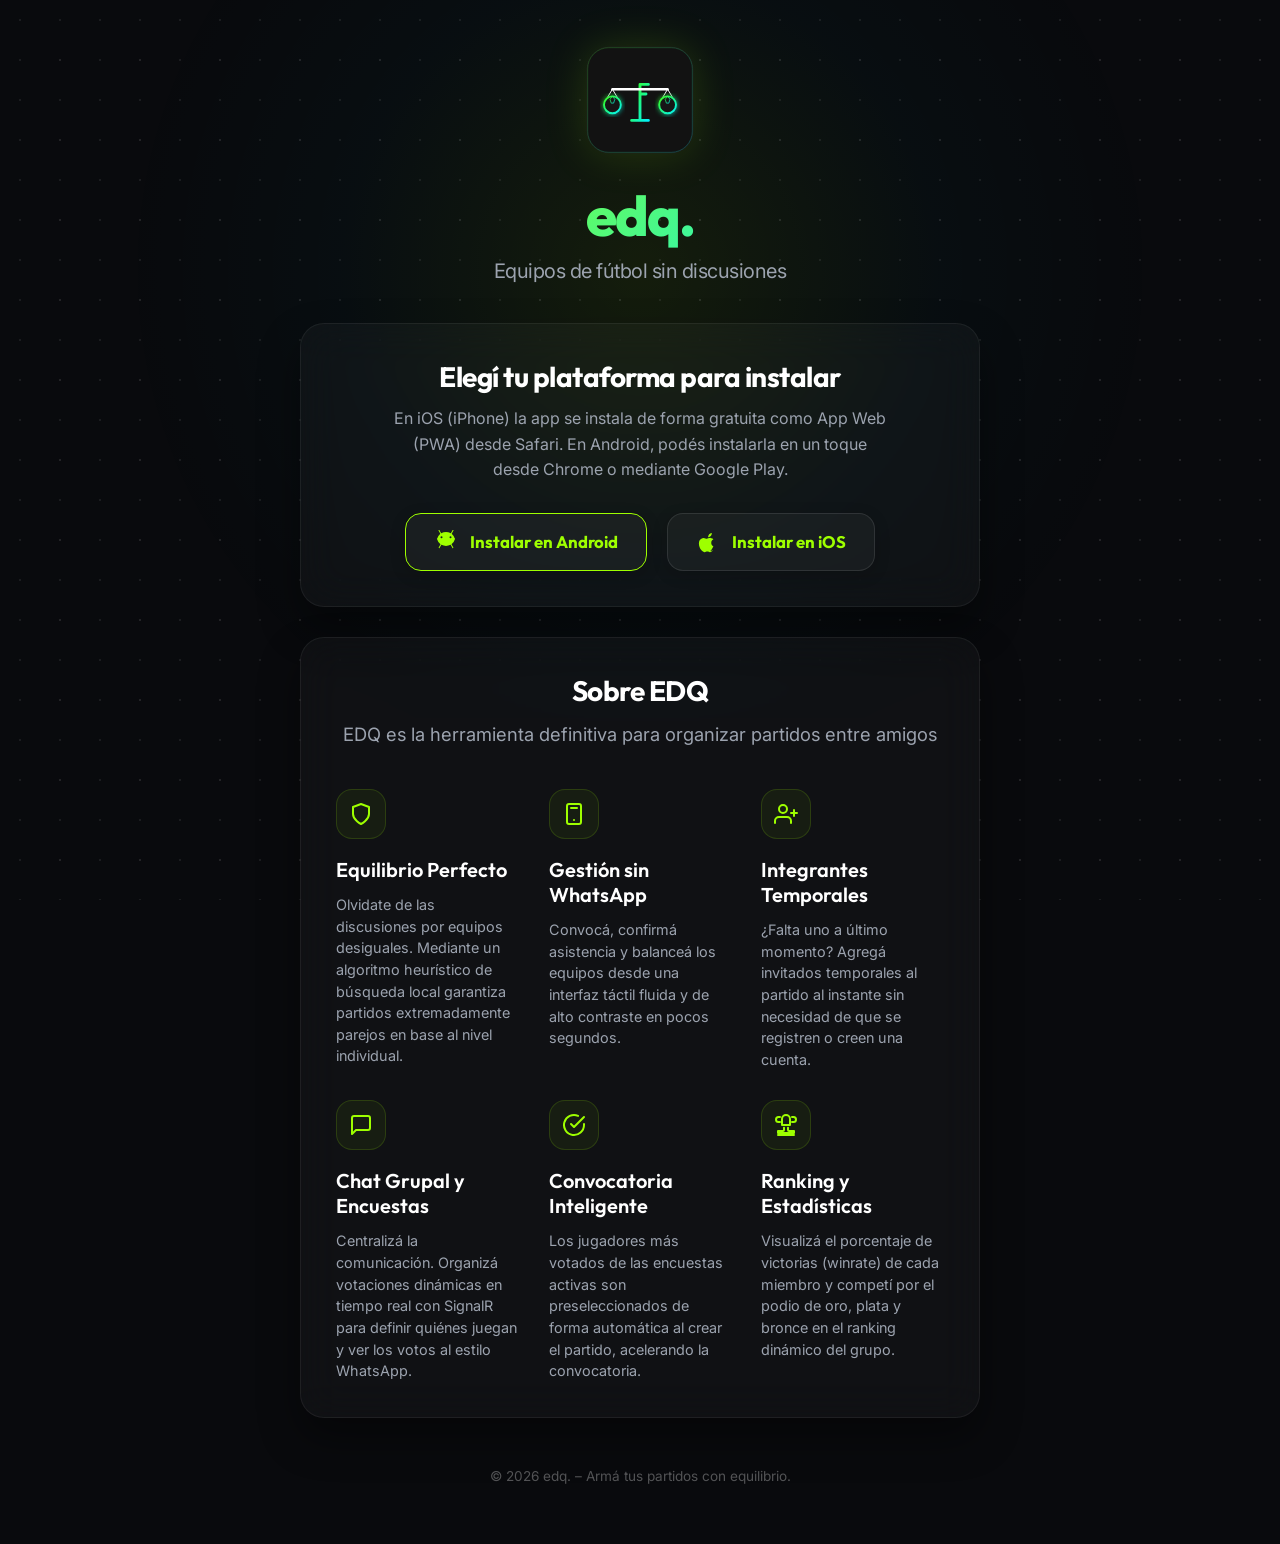
<file: index.html>
<!DOCTYPE html>
<html lang="es">
<head>
    <meta charset="UTF-8">
    <meta name="viewport" content="width=device-width, initial-scale=1.0">
    <title>Instalar EDQ - Equipos de fútbol sin discusiones</title>
    <link rel="icon" href="favicon.svg" type="image/svg+xml">
    
    <!-- Meta tags para SEO y preview -->
    <meta name="description" content="Instalá EDQ en tu celular y armá partidos equilibrados sin discusiones. PWA disponible para Android e iOS.">
    <meta name="color-scheme" content="dark">

    <meta name="keywords" content="edq, edq app, descargar edq, edq android, edq ios, edq pwa , emparejador de equipos">
    
    <!-- Google Fonts -->
    <link rel="preconnect" href="https://fonts.googleapis.com">
    <link rel="preconnect" href="https://fonts.gstatic.com" crossorigin>
    <link href="https://fonts.googleapis.com/css2?family=Inter:wght@300;400;500;600;700&family=Outfit:wght@400;600;700;800&display=swap" rel="stylesheet">
    <!-- Stylesheet -->
    <link rel="stylesheet" href="styles.css">
</head>
<body>

    <!-- Fondo dinámico con partículas de luz y gradiente -->
    <div class="radial-glow"></div>
    <div class="stars-overlay"></div>

    <div class="container">
        
        <!-- Hero Section -->
        <header class="hero">
            <div class="logo-container float-anim">
                <!-- SVG de EDQ integrado directamente para carga instantánea -->
                <svg xmlns="http://www.w3.org/2000/svg" viewBox="0 0 500 500" width="120" height="120" class="app-logo">
                    <defs>
                        <linearGradient id="gradientB2" x1="0%" y1="0%" x2="100%" y2="100%">
                            <stop offset="0%" stop-color="#39ff14" />
                            <stop offset="100%" stop-color="#00f2fe" />
                        </linearGradient>
                        <filter id="neonGlow" x="-20%" y="-20%" width="140%" height="140%">
                            <feGaussianBlur stdDeviation="12" result="blur" />
                            <feComposite in="SourceGraphic" in2="blur" operator="over" />
                        </filter>
                    </defs>
                    <rect width="440" height="440" x="30" y="30" rx="90" fill="#121212" stroke="#222" stroke-width="4"/>
                    <rect width="436" height="436" x="32" y="32" rx="88" fill="none" stroke="url(#gradientB2)" stroke-width="2" opacity="0.4"/>
                    <g transform="translate(250, 245)">
                        <path d="M -35,90 L 35,90 M 0,90 L 0,-60 M 0,-20 L 25,-20 M 0,-60 L 35,-60" fill="none" stroke="url(#gradientB2)" stroke-width="12" stroke-linecap="round" stroke-linejoin="round"/>
                        <path d="M -115,-40 L 115,-40" fill="none" stroke="#FFFFFF" stroke-width="10" stroke-linecap="round"/>
                        <g transform="translate(-115, 10)">
                            <path d="M 0,-50 L -30,0 M 0,-50 L 30,0" fill="none" stroke="#FFFFFF" stroke-width="4"/>
                            <circle cx="0" cy="15" r="35" fill="#161616" stroke="url(#gradientB2)" stroke-width="8" filter="url(#neonGlow)"/>
                            <path d="M 0,-20 L 10,-8 L 5,8 L -5,8 L -10,-8 Z" fill="none" stroke="url(#gradientB2)" stroke-width="3"/>
                        </g>
                        <g transform="translate(115, 10)">
                            <path d="M 0,-50 L -30,0 M 0,-50 L 30,0" fill="none" stroke="#FFFFFF" stroke-width="4"/>
                            <circle cx="0" cy="15" r="35" fill="#161616" stroke="url(#gradientB2)" stroke-width="8" filter="url(#neonGlow)"/>
                            <path d="M 0,-20 L 10,-8 L 5,8 L -5,8 L -10,-8 Z" fill="none" stroke="url(#gradientB2)" stroke-width="3"/>
                        </g>
                    </g>
                </svg>
            </div>
            
            <h1 class="title">edq.</h1>
            <p class="subtitle">Equipos de fútbol sin discusiones</p>
        </header>

        <!-- Tarjeta de Instalación (Card Principal) -->
        <section class="card install-card">
            <h2>Elegí tu plataforma para instalar</h2>
            <p class="card-desc">En iOS (iPhone) la app se instala de forma gratuita como App Web (PWA) desde Safari. En Android, podés instalarla en un toque desde Chrome o mediante Google Play.</p>
               <div class="button-group">
                <!-- Botón Android -->
                <a href="https://edqapp.duckdns.org" class="btn btn-neon" id="btnAndroid">
                    <svg viewBox="0 0 24 24" width="24" height="24" fill="currentColor" class="btn-icon">
                        <path d="M17.52 14.37l1.78 3.08a.48.48 0 0 1-.18.66.48.48 0 0 1-.66-.18l-1.81-3.13a10.43 10.43 0 0 1-9.3 0l-1.81 3.13a.48.48 0 0 1-.66.18.48.48 0 0 1-.18-.66l1.78-3.08A10.38 10.38 0 0 1 3 9.1a10.38 10.38 0 0 1 3.29-5.46L4.54.56a.48.48 0 0 1 .18-.66.48.48 0 0 1 .66.18l1.78 3.08a10.43 10.43 0 0 1 9.68 0l1.78-3.08a.48.48 0 0 1 .66-.18.48.48 0 0 1 .18.66l-1.75 3.08A10.38 10.38 0 0 1 21 9.1a10.38 10.38 0 0 1-3.48 5.27zM7.5 8.16a1 1 0 1 0 0-2 1 1 0 0 0 0 2zm9 0a1 1 0 1 0 0-2 1 1 0 0 0 0 2z"/>
                    </svg>
                    <span>Instalar en Android</span>
                </a>

                <!-- Botón iOS -->
                <a href="https://edqapp.duckdns.org/Home/InstallIos" class="btn btn-ios" id="btnIos">
                    <svg viewBox="0 0 24 24" width="24" height="24" fill="currentColor" class="btn-icon">
                        <path d="M17.05 20.28c-.98.95-2.05 1.88-3.08 1.88-1.07 0-1.42-.66-2.64-.66-1.24 0-1.62.64-2.64.68-1.05.04-2.22-1-3.22-1.98C3.39 18.2 1.95 13.3 3.65 10.3c.84-1.5 2.38-2.4 4-2.4 1.25 0 2.4.88 3.18.88.75 0 2.13-1.06 3.63-.9 1.5.06 2.36.6 2.92 1.44-3.1 1.85-2.6 5.8 0 6.94-1.15 2.65-2.3 4.2-3.3 5zM12.03 7.25c.15-2.23 1.66-4.07 3.48-4.25.1.01.2.03.3.03.17 2.1-1.35 4.14-3.48 4.22-.1-.01-.2-.02-.3-.02"/>
                    </svg>
                    <span>Instalar en iOS</span>
                </a>
            </div>
        </section>

        <!-- Descripción del Proyecto (Features) -->
        <section class="card description-card">
            <h2>Sobre EDQ</h2>
            <p class="lead">EDQ es la herramienta definitiva para organizar partidos entre amigos</p>
            
            <div class="features-grid">
                <!-- Feature 1: Equilibrio Perfecto -->
                <div class="feature-item">
                    <div class="feature-icon">
                        <svg viewBox="0 0 24 24" fill="none" stroke="currentColor" stroke-width="2" stroke-linecap="round" stroke-linejoin="round"><path d="M12 22s8-4 8-10V5l-8-3-8 3v7c0 6 8 10 8 10z"/></svg>
                    </div>
                    <h3>Equilibrio Perfecto</h3>
                    <p>Olvidate de las discusiones por equipos desiguales. Mediante un algoritmo heurístico de búsqueda local garantiza partidos extremadamente parejos en base al nivel individual.</p>
                </div>

                <!-- Feature 2: Gestión sin WhatsApp -->
                <div class="feature-item">
                    <div class="feature-icon">
                        <svg viewBox="0 0 24 24" fill="none" stroke="currentColor" stroke-width="2" stroke-linecap="round" stroke-linejoin="round"><rect x="5" y="2" width="14" height="20" rx="2" ry="2"/><line x1="12" y1="18" x2="12.01" y2="18"/><line x1="9" y1="6" x2="15" y2="6"/></svg>
                    </div>
                    <h3>Gestión sin WhatsApp</h3>
                    <p>Convocá, confirmá asistencia y balanceá los equipos desde una interfaz táctil fluida y de alto contraste en pocos segundos.</p>
                </div>

                <!-- Feature 3: Integrantes Temporales -->
                <div class="feature-item">
                    <div class="feature-icon">
                        <svg viewBox="0 0 24 24" fill="none" stroke="currentColor" stroke-width="2" stroke-linecap="round" stroke-linejoin="round"><path d="M17 21v-2a4 4 0 0 0-4-4H5a4 4 0 0 0-4 4v2"/><circle cx="9" cy="7" r="4"/><path d="M23 11h-6M20 8v6"/></svg>
                    </div>
                    <h3>Integrantes Temporales</h3>
                    <p>¿Falta uno a último momento? Agregá invitados temporales al partido al instante sin necesidad de que se registren o creen una cuenta.</p>
                </div>

                <!-- Feature 4: Chat Grupal y Encuestas -->
                <div class="feature-item">
                    <div class="feature-icon">
                        <svg viewBox="0 0 24 24" fill="none" stroke="currentColor" stroke-width="2" stroke-linecap="round" stroke-linejoin="round"><path d="M21 15a2 2 0 0 1-2 2H7l-4 4V5a2 2 0 0 1 2-2h14a2 2 0 0 1 2 2z"/></svg>
                    </div>
                    <h3>Chat Grupal y Encuestas</h3>
                    <p>Centralizá la comunicación. Organizá votaciones dinámicas en tiempo real con SignalR para definir quiénes juegan y ver los votos al estilo WhatsApp.</p>
                </div>

                <!-- Feature 5: Convocatoria Inteligente -->
                <div class="feature-item">
                    <div class="feature-icon">
                        <svg viewBox="0 0 24 24" fill="none" stroke="currentColor" stroke-width="2" stroke-linecap="round" stroke-linejoin="round"><path d="M22 11.08V12a10 10 0 1 1-5.93-9.14"/><polyline points="22 4 12 14.01 9 11.01"/></svg>
                    </div>
                    <h3>Convocatoria Inteligente</h3>
                    <p>Los jugadores más votados de las encuestas activas son preseleccionados de forma automática al crear el partido, acelerando la convocatoria.</p>
                </div>

                <!-- Feature 6: Ranking y Estadísticas -->
                <div class="feature-item">
                    <div class="feature-icon">
                        <svg viewBox="0 0 24 24" fill="none" stroke="currentColor" stroke-width="2" stroke-linecap="round" stroke-linejoin="round"><path d="M6 9H4.5a2.5 2.5 0 0 1 0-5H6M18 9h1.5a2.5 2.5 0 0 0 0-5H18M4 22h16M10 14.66V17c0 .55-.45 1-1 1H4v2h16v-2h-5c-.55 0-1-.45-1-1v-2.34M12 2a4 4 0 0 0-4 4v6h8V6a4 4 0 0 0-4-4z"/></svg>
                    </div>
                    <h3>Ranking y Estadísticas</h3>
                    <p>Visualizá el porcentaje de victorias (winrate) de cada miembro y competí por el podio de oro, plata y bronce en el ranking dinámico del grupo.</p>
                </div>
            </div>
        </section>

        <!-- Footer -->
        <footer class="footer">
            <p>&copy; 2026 edq. – Armá tus partidos con equilibrio.</p>
        </footer>

    </div>

</body>
</html>
</file>
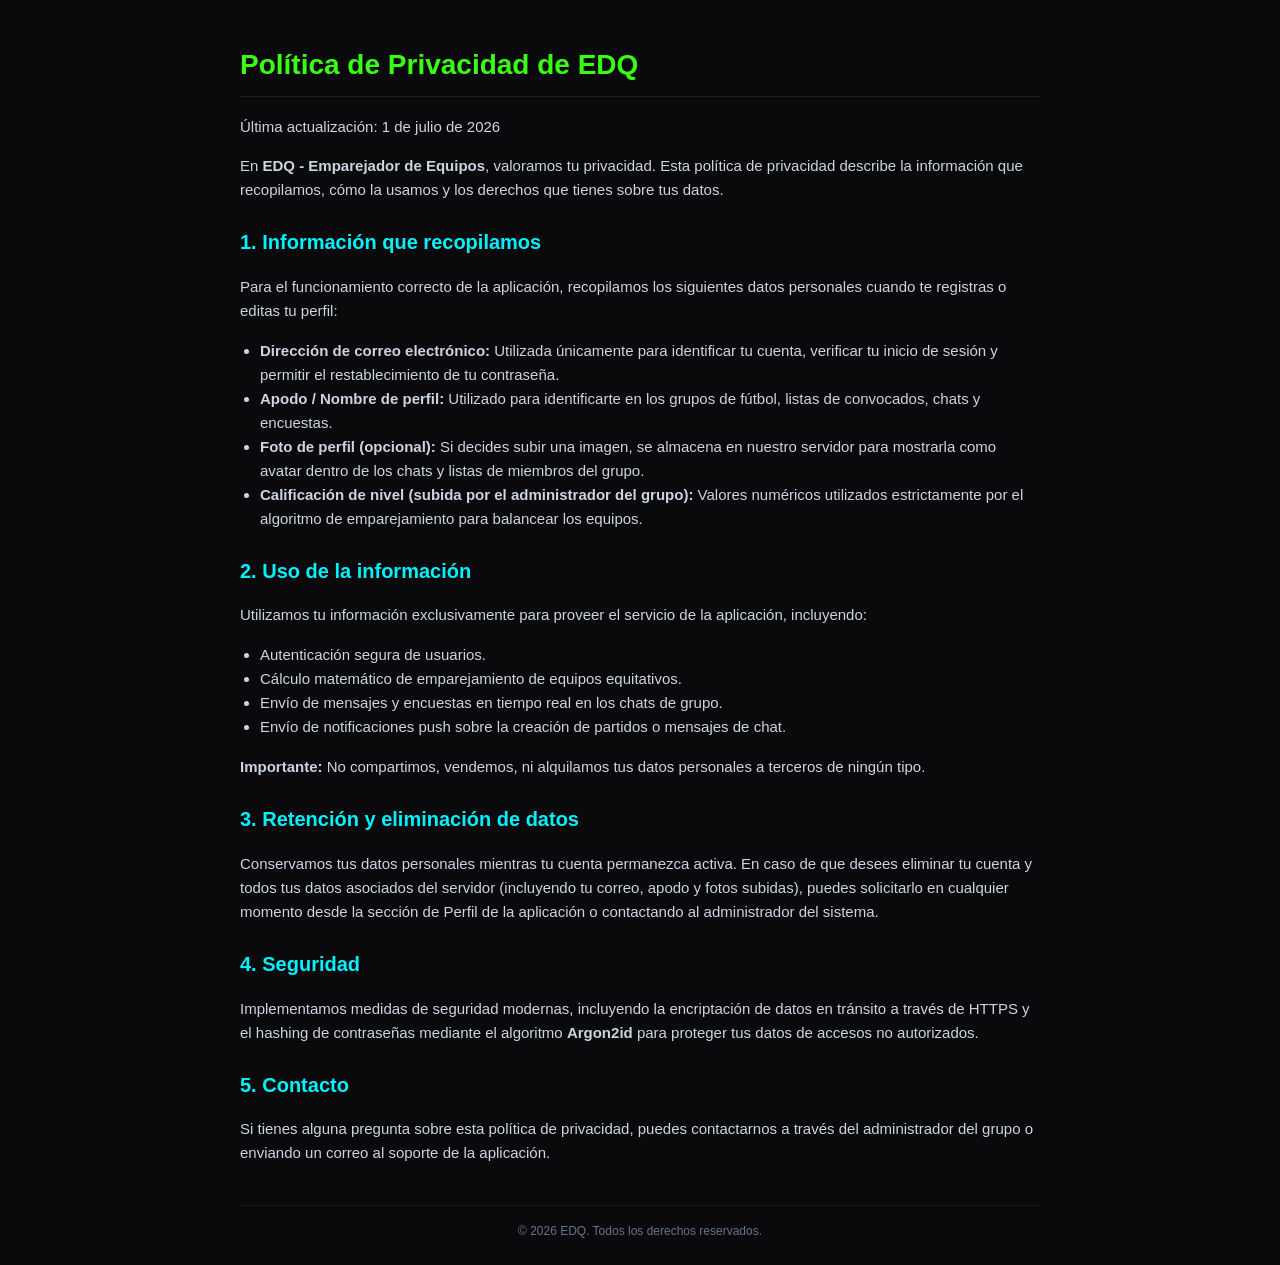
<file: privacy.html>
<!DOCTYPE html>
<html lang="es">
<head>
    <meta charset="UTF-8">
    <meta name="viewport" content="width=device-width, initial-scale=1.0">
    <title>Política de Privacidad - EDQ</title>
    <style>
        body {
            font-family: 'Inter', -apple-system, BlinkMacSystemFont, sans-serif;
            background-color: #0a0a0d;
            color: #e2e8f0;
            line-height: 1.6;
            padding: 24px;
            max-width: 800px;
            margin: 0 auto;
        }
        h1 {
            color: #39ff14;
            font-size: 28px;
            border-bottom: 1px solid rgba(255,255,255,0.08);
            padding-bottom: 8px;
        }
        h2 {
            color: #00f2fe;
            font-size: 20px;
            margin-top: 24px;
        }
        p, li {
            font-size: 15px;
            color: #cbd5e1;
        }
        ul {
            padding-left: 20px;
        }
        .footer-note {
            margin-top: 40px;
            font-size: 12px;
            color: #64748b;
            text-align: center;
            border-top: 1px solid rgba(255,255,255,0.05);
            padding-top: 16px;
        }
    </style>
</head>
<body>

    <h1>Política de Privacidad de EDQ</h1>
    <p>Última actualización: 1 de julio de 2026</p>

    <p>En <strong>EDQ - Emparejador de Equipos</strong>, valoramos tu privacidad. Esta política de privacidad describe la información que recopilamos, cómo la usamos y los derechos que tienes sobre tus datos.</p>

    <h2>1. Información que recopilamos</h2>
    <p>Para el funcionamiento correcto de la aplicación, recopilamos los siguientes datos personales cuando te registras o editas tu perfil:</p>
    <ul>
        <li><strong>Dirección de correo electrónico:</strong> Utilizada únicamente para identificar tu cuenta, verificar tu inicio de sesión y permitir el restablecimiento de tu contraseña.</li>
        <li><strong>Apodo / Nombre de perfil:</strong> Utilizado para identificarte en los grupos de fútbol, listas de convocados, chats y encuestas.</li>
        <li><strong>Foto de perfil (opcional):</strong> Si decides subir una imagen, se almacena en nuestro servidor para mostrarla como avatar dentro de los chats y listas de miembros del grupo.</li>
        <li><strong>Calificación de nivel (subida por el administrador del grupo):</strong> Valores numéricos utilizados estrictamente por el algoritmo de emparejamiento para balancear los equipos.</li>
    </ul>

    <h2>2. Uso de la información</h2>
    <p>Utilizamos tu información exclusivamente para proveer el servicio de la aplicación, incluyendo:</p>
    <ul>
        <li>Autenticación segura de usuarios.</li>
        <li>Cálculo matemático de emparejamiento de equipos equitativos.</li>
        <li>Envío de mensajes y encuestas en tiempo real en los chats de grupo.</li>
        <li>Envío de notificaciones push sobre la creación de partidos o mensajes de chat.</li>
    </ul>
    <p><strong>Importante:</strong> No compartimos, vendemos, ni alquilamos tus datos personales a terceros de ningún tipo.</p>

    <h2>3. Retención y eliminación de datos</h2>
    <p>Conservamos tus datos personales mientras tu cuenta permanezca activa. En caso de que desees eliminar tu cuenta y todos tus datos asociados del servidor (incluyendo tu correo, apodo y fotos subidas), puedes solicitarlo en cualquier momento desde la sección de Perfil de la aplicación o contactando al administrador del sistema.</p>

    <h2>4. Seguridad</h2>
    <p>Implementamos medidas de seguridad modernas, incluyendo la encriptación de datos en tránsito a través de HTTPS y el hashing de contraseñas mediante el algoritmo <strong>Argon2id</strong> para proteger tus datos de accesos no autorizados.</p>

    <h2>5. Contacto</h2>
    <p>Si tienes alguna pregunta sobre esta política de privacidad, puedes contactarnos a través del administrador del grupo o enviando un correo al soporte de la aplicación.</p>

    <div class="footer-note">
        &copy; 2026 EDQ. Todos los derechos reservados.
    </div>

</body>
</html>
</file>
<file: styles.css>
/* ==========================================================================
   DISEÑO E INDENTACIÓN DE LA LANDING PAGE EDQ
   ========================================================================== */

:root {
  --bg-color-deep: #090a0d;
  --bg-color: #0f1115;
  --bg-card: rgba(255, 255, 255, 0.03);
  --border-color: rgba(255, 255, 255, 0.06);
  --text-primary: #ffffff;
  --text-secondary: #9ca3af;
  --neon-green: #39ff14;
  --neon-green-solid: #9eff00;
  --neon-green-glow: rgba(158, 255, 0, 0.2);
  --ios-purple: #a78bfa;
  --ios-purple-glow: rgba(167, 139, 250, 0.25);
  
  --font-title: 'Outfit', sans-serif;
  --font-body: 'Inter', sans-serif;
  
  --border-radius-lg: 24px;
  --border-radius-md: 16px;
  --border-radius-sm: 8px;
}

a{
  text-decoration: none;
}

* {
  box-sizing: border-box;
  margin: 0;
  padding: 0;
}

body {
  background-color: var(--bg-color-deep);
  color: var(--text-primary);
  font-family: var(--font-body);
  min-height: 100vh;
  position: relative;
  overflow-x: hidden;
  padding: 40px 20px;
  display: flex;
  justify-content: center;
  align-items: center;
}

/* Fondo Glow Neon y Estrellas */
.radial-glow {
  position: fixed;
  top: -20%;
  left: 50%;
  transform: translateX(-50%);
  width: 100vw;
  height: 100vh;
  max-width: 1200px;
  background: radial-gradient(circle, rgba(158, 255, 0, 0.08) 0%, rgba(0, 242, 254, 0.02) 40%, rgba(0,0,0,0) 70%);
  z-index: -2;
  pointer-events: none;
}

.stars-overlay {
  position: fixed;
  top: 0;
  left: 0;
  width: 100%;
  height: 100%;
  background-image: radial-gradient(rgba(255, 255, 255, 0.15) 1px, transparent 0),
                    radial-gradient(rgba(255, 255, 255, 0.08) 1.5px, transparent 0);
  background-size: 40px 40px, 80px 80px;
  background-position: 0 0, 20px 20px;
  z-index: -1;
  opacity: 0.5;
  pointer-events: none;
}

/* Contenedor principal */
.container {
  width: 100%;
  max-width: 680px;
  display: flex;
  flex-direction: column;
  gap: 30px;
  animation: fadeIn 0.8s ease-out;
}

/* Hero Section */
.hero {
  text-align: center;
  margin-bottom: 10px;
}

.logo-container {
  width: 120px;
  height: 120px;
  margin: 0 auto 20px auto;
  filter: drop-shadow(0 0 20px rgba(158, 255, 0, 0.15));
}

.app-logo {
  border-radius: 28px;
}

.title {
  font-family: var(--font-title);
  font-size: 3.5rem;
  font-weight: 800;
  letter-spacing: -2px;
  margin-bottom: 8px;
  background: linear-gradient(135deg, var(--neon-green-solid) 0%, #00f2fe 100%);
  -webkit-background-clip: text;
  -webkit-text-fill-color: transparent;
}

.subtitle {
  font-family: var(--font-body);
  font-size: 1.25rem;
  color: var(--text-secondary);
  font-weight: 400;
  letter-spacing: -0.5px;
}

/* Cartas de cristal (Glassmorphism) */
.card {
  background: var(--bg-card);
  backdrop-filter: blur(20px);
  -webkit-backdrop-filter: blur(20px);
  border: 1px solid var(--border-color);
  border-radius: var(--border-radius-lg);
  padding: 35px;
  text-align: center;
  box-shadow: 0 20px 40px rgba(0, 0, 0, 0.4);
}

.card h2 {
  font-family: var(--font-title);
  font-size: 1.75rem;
  font-weight: 700;
  margin-bottom: 12px;
  letter-spacing: -0.5px;
}

.card-desc {
  color: var(--text-secondary);
  font-size: 1rem;
  line-height: 1.6;
  margin-bottom: 30px;
  max-width: 500px;
  margin-left: auto;
  margin-right: auto;
}

/* Botones de acción */
.button-group {
  display: flex;
  gap: 20px;
  justify-content: center;
  flex-wrap: wrap;
}

.btn {
  font-family: var(--font-title);
  font-size: 1.05rem;
  font-weight: 700;
  padding: 16px 28px;
  border-radius: var(--border-radius-md);
  border: none;
  cursor: pointer;
  display: flex;
  align-items: center;
  gap: 12px;
  text-decoration: none;
  transition: all 0.3s cubic-bezier(0.4, 0, 0.2, 1);
  box-shadow: 0 4px 15px rgba(0, 0, 0, 0.2);
}

.btn-icon {
  transition: transform 0.3s ease;
}

/* Botón Android */
.btn-neon {
  background: rgba(255, 255, 255, 0.04);
  color: var(--neon-green-solid);
  border: 1px solid var(--neon-green-solid);
}

.btn-neon:hover {
  background: var(--neon-green-solid);
  color: var(--bg-color-deep);
  transform: translateY(-3px);
  box-shadow: 0 10px 25px var(--neon-green-glow);
}

.btn-neon:hover .btn-icon {
  transform: scale(1.15) rotate(5deg);
}

/* Botón iOS */
.btn-ios {
  background: rgba(255, 255, 255, 0.04);
  color: var(--neon-green-solid);
  border: 1px solid rgba(255, 255, 255, 0.1);
}

.btn-ios:hover {
  background: #ffffff;
  color: var(--bg-color-deep);
  border-color: #ffffff;
  transform: translateY(-3px);
  box-shadow: 0 10px 25px rgba(255, 255, 255, 0.15);
}

.btn-ios:hover .btn-icon {
  transform: scale(1.15) translateY(-2px);
}

/* Panel de instrucciones */
.instructions-section {
  display: grid;
  grid-template-rows: 0fr;
  transition: grid-template-rows 0.4s cubic-bezier(0.4, 0, 0.2, 1);
  overflow: hidden;
}

.instructions-section.open {
  grid-template-rows: 1fr;
}

.instructions-wrapper {
  min-height: 0;
  background: var(--bg-card);
  backdrop-filter: blur(20px);
  -webkit-backdrop-filter: blur(20px);
  border: 1px solid var(--border-color);
  border-radius: var(--border-radius-lg);
  padding: 30px;
  display: none;
  animation: slideDown 0.4s ease-out forwards;
}

.instructions-wrapper.active {
  display: block;
}

.modal-header {
  display: flex;
  justify-content: space-between;
  align-items: center;
  margin-bottom: 25px;
  border-bottom: 1px solid var(--border-color);
  padding-bottom: 15px;
}

.modal-header h3 {
  font-family: var(--font-title);
  font-size: 1.35rem;
  font-weight: 700;
}

.close-btn {
  background: none;
  border: none;
  color: var(--text-secondary);
  font-size: 2rem;
  line-height: 1;
  cursor: pointer;
  transition: color 0.2s ease;
}

.close-btn:hover {
  color: var(--text-primary);
}

/* Grilla de Pasos */
.steps-grid {
  display: grid;
  grid-template-columns: 1fr 1fr;
  gap: 20px;
}

@media (max-width: 580px) {
  .steps-grid {
    grid-template-columns: 1fr;
  }
}

.step-card {
  background: rgba(255, 255, 255, 0.02);
  border: 1px solid rgba(255, 255, 255, 0.04);
  border-radius: var(--border-radius-md);
  padding: 20px;
  display: flex;
  flex-direction: column;
  gap: 12px;
  transition: transform 0.3s ease, border-color 0.3s ease;
}

.step-card:hover {
  transform: translateY(-2px);
  border-color: rgba(255, 255, 255, 0.1);
}

.step-badge {
  background: rgba(255, 255, 255, 0.07);
  width: 28px;
  height: 28px;
  border-radius: 50%;
  display: flex;
  align-items: center;
  justify-content: center;
  font-weight: 700;
  font-size: 0.9rem;
  color: var(--text-primary);
}

.step-card p {
  color: var(--text-secondary);
  font-size: 0.95rem;
  line-height: 1.5;
}

.step-card strong {
  color: var(--text-primary);
}

/* Elementos de alerta de iOS */
.ios-alert {
  background: rgba(255, 149, 0, 0.1);
  border: 1px solid rgba(255, 149, 0, 0.25);
  border-radius: var(--border-radius-md);
  padding: 16px;
  display: flex;
  gap: 12px;
  align-items: center;
  margin-bottom: 25px;
}

.ios-alert p {
  font-size: 0.9rem;
  color: #ff9500;
  line-height: 1.4;
}

.inline-icon {
  vertical-align: middle;
  margin: 0 2px;
}

.appstore-note {
  background: rgba(167, 139, 250, 0.06);
  border: 1px solid rgba(167, 139, 250, 0.15);
  border-radius: var(--border-radius-md);
  padding: 16px;
  margin-top: 25px;
  text-align: left;
}

.appstore-note p {
  font-size: 0.85rem;
  color: var(--ios-purple);
  line-height: 1.5;
}

/* Descripción y features */
.description-card {
  text-align: left;
}

.description-card h2 {
  text-align: center;
}

.lead {
  font-size: 1.15rem;
  line-height: 1.6;
  color: var(--text-secondary);
  margin-bottom: 40px;
  text-align: center;
}

.features-grid {
  display: grid;
  grid-template-columns: repeat(auto-fit, minmax(180px, 1fr));
  gap: 30px;
}

.feature-item {
  display: flex;
  flex-direction: column;
  gap: 12px;
}

.feature-icon {
  width: 50px;
  height: 50px;
  border-radius: var(--border-radius-md);
  background: rgba(158, 255, 0, 0.05);
  border: 1px solid rgba(158, 255, 0, 0.15);
  color: var(--neon-green-solid);
  display: flex;
  align-items: center;
  justify-content: center;
  margin-bottom: 6px;
}

.feature-icon svg {
  width: 24px;
  height: 24px;
}

.feature-item h3 {
  font-family: var(--font-title);
  font-size: 1.25rem;
  font-weight: 600;
}

.feature-item p {
  color: var(--text-secondary);
  font-size: 0.9rem;
  line-height: 1.5;
}

/* Footer */
.footer {
  text-align: center;
  padding: 20px 0;
  color: rgba(255, 255, 255, 0.3);
  font-size: 0.85rem;
}

/* ANIMACIONES */
@keyframes fadeIn {
  from { opacity: 0; transform: translateY(15px); }
  to { opacity: 1; transform: translateY(0); }
}

@keyframes slideDown {
  from { opacity: 0; transform: translateY(-10px); }
  to { opacity: 1; transform: translateY(0); }
}

.float-anim {
  animation: float 3s ease-in-out infinite;
}

@keyframes float {
  0% { transform: translateY(0); }
  50% { transform: translateY(-6px); }
  100% { transform: translateY(0); }
}

/* Responsive */
@media (max-width: 480px) {
  body {
    padding: 20px 10px;
  }
  .title {
    font-size: 2.8rem;
  }
  .card {
    padding: 25px 15px;
  }
  .features-grid {
    grid-template-columns: 1fr !important;
    gap: 30px;
  }
  .button-group {
    flex-wrap: nowrap !important;
    gap: 10px !important;
  }
  .btn {
    padding: 12px 14px !important;
    font-size: 0.85rem !important;
    flex: 1;
    justify-content: center;
    gap: 8px;
  }
  .btn-icon {
    width: 18px !important;
    height: 18px !important;
  }
}
</file>
